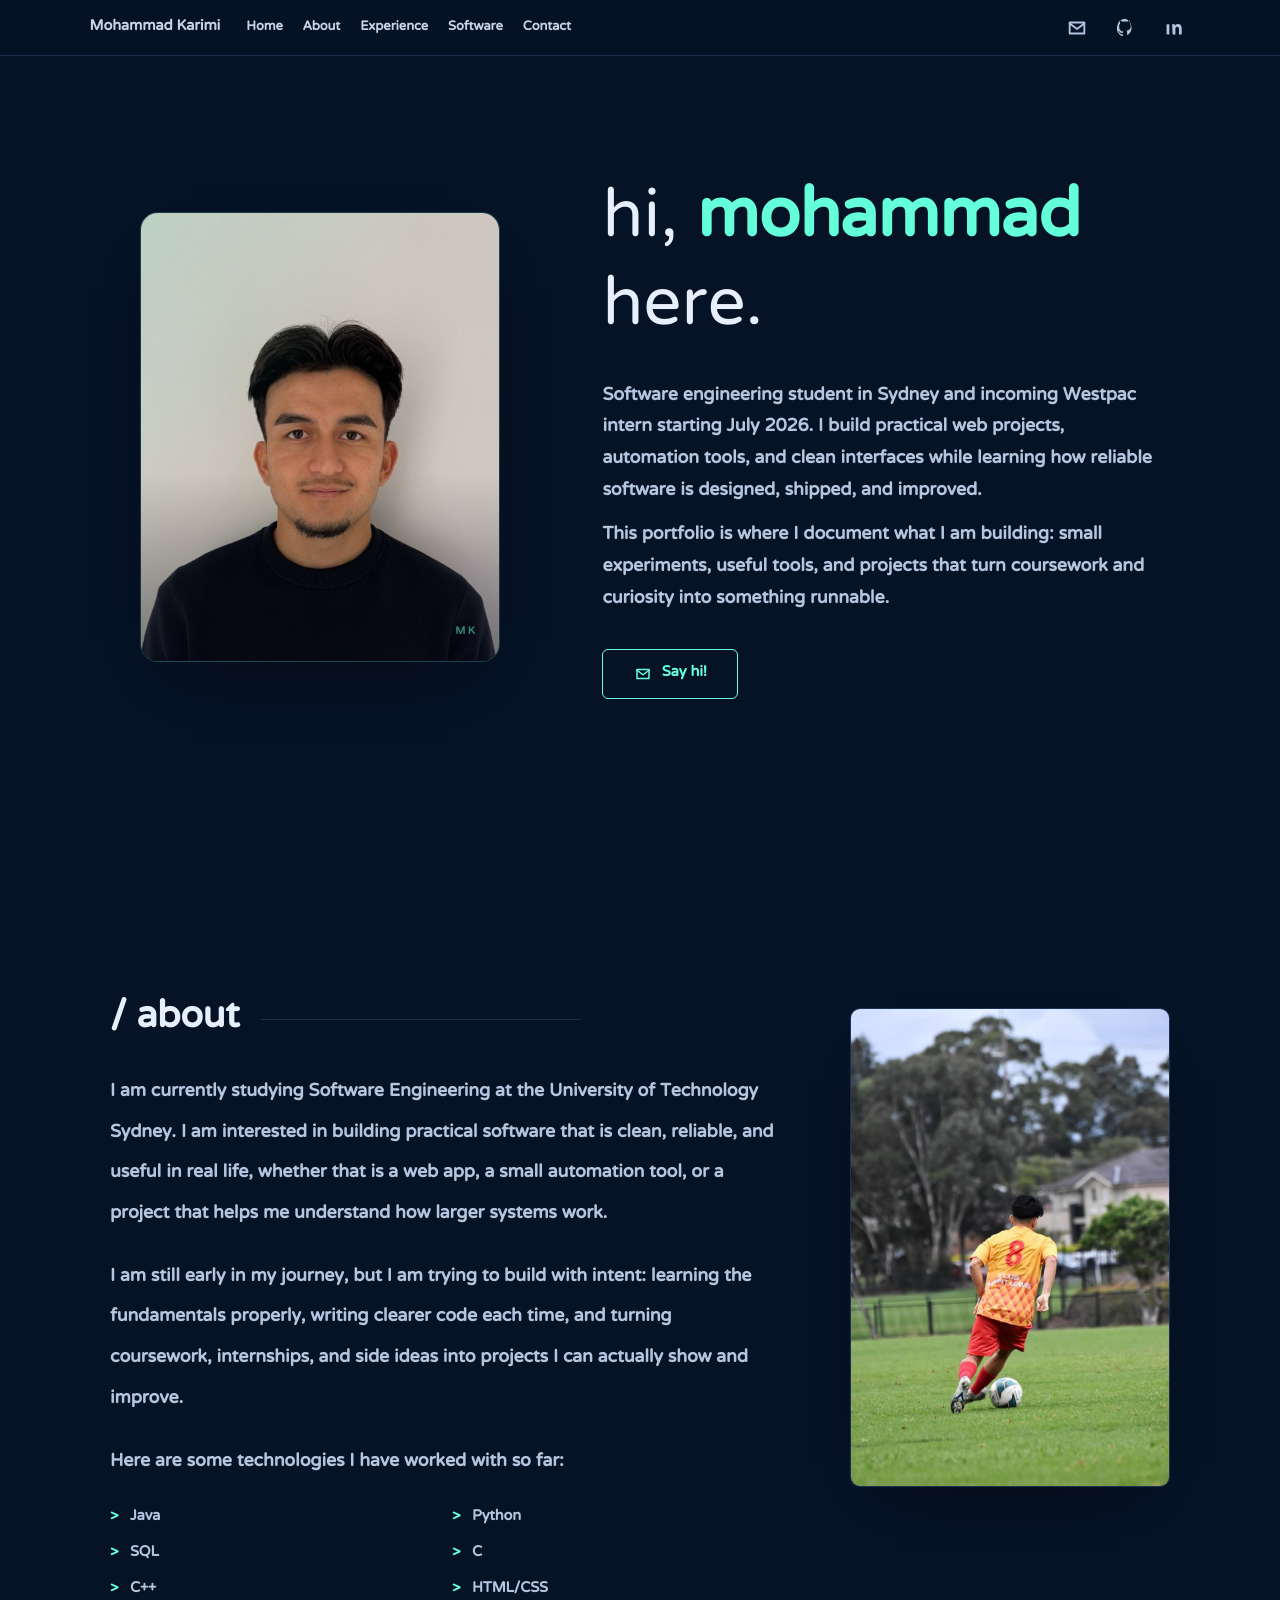
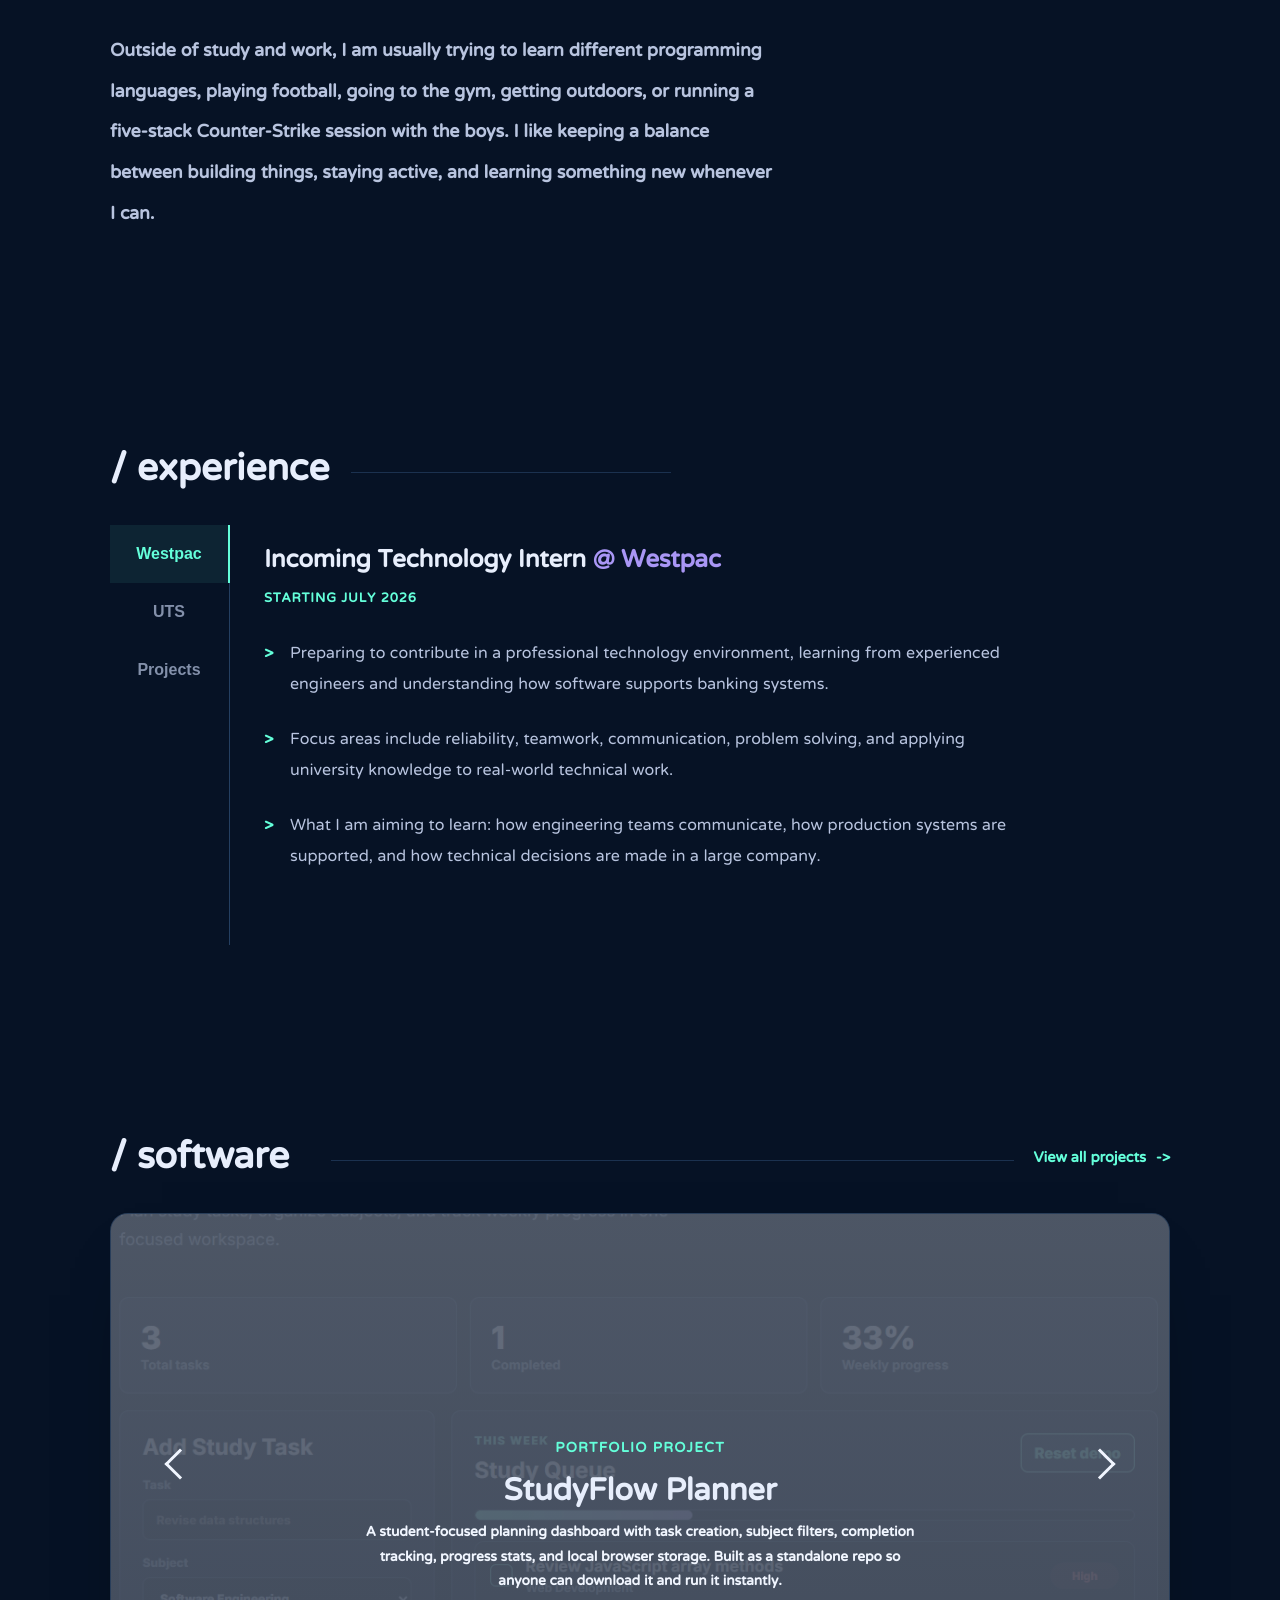
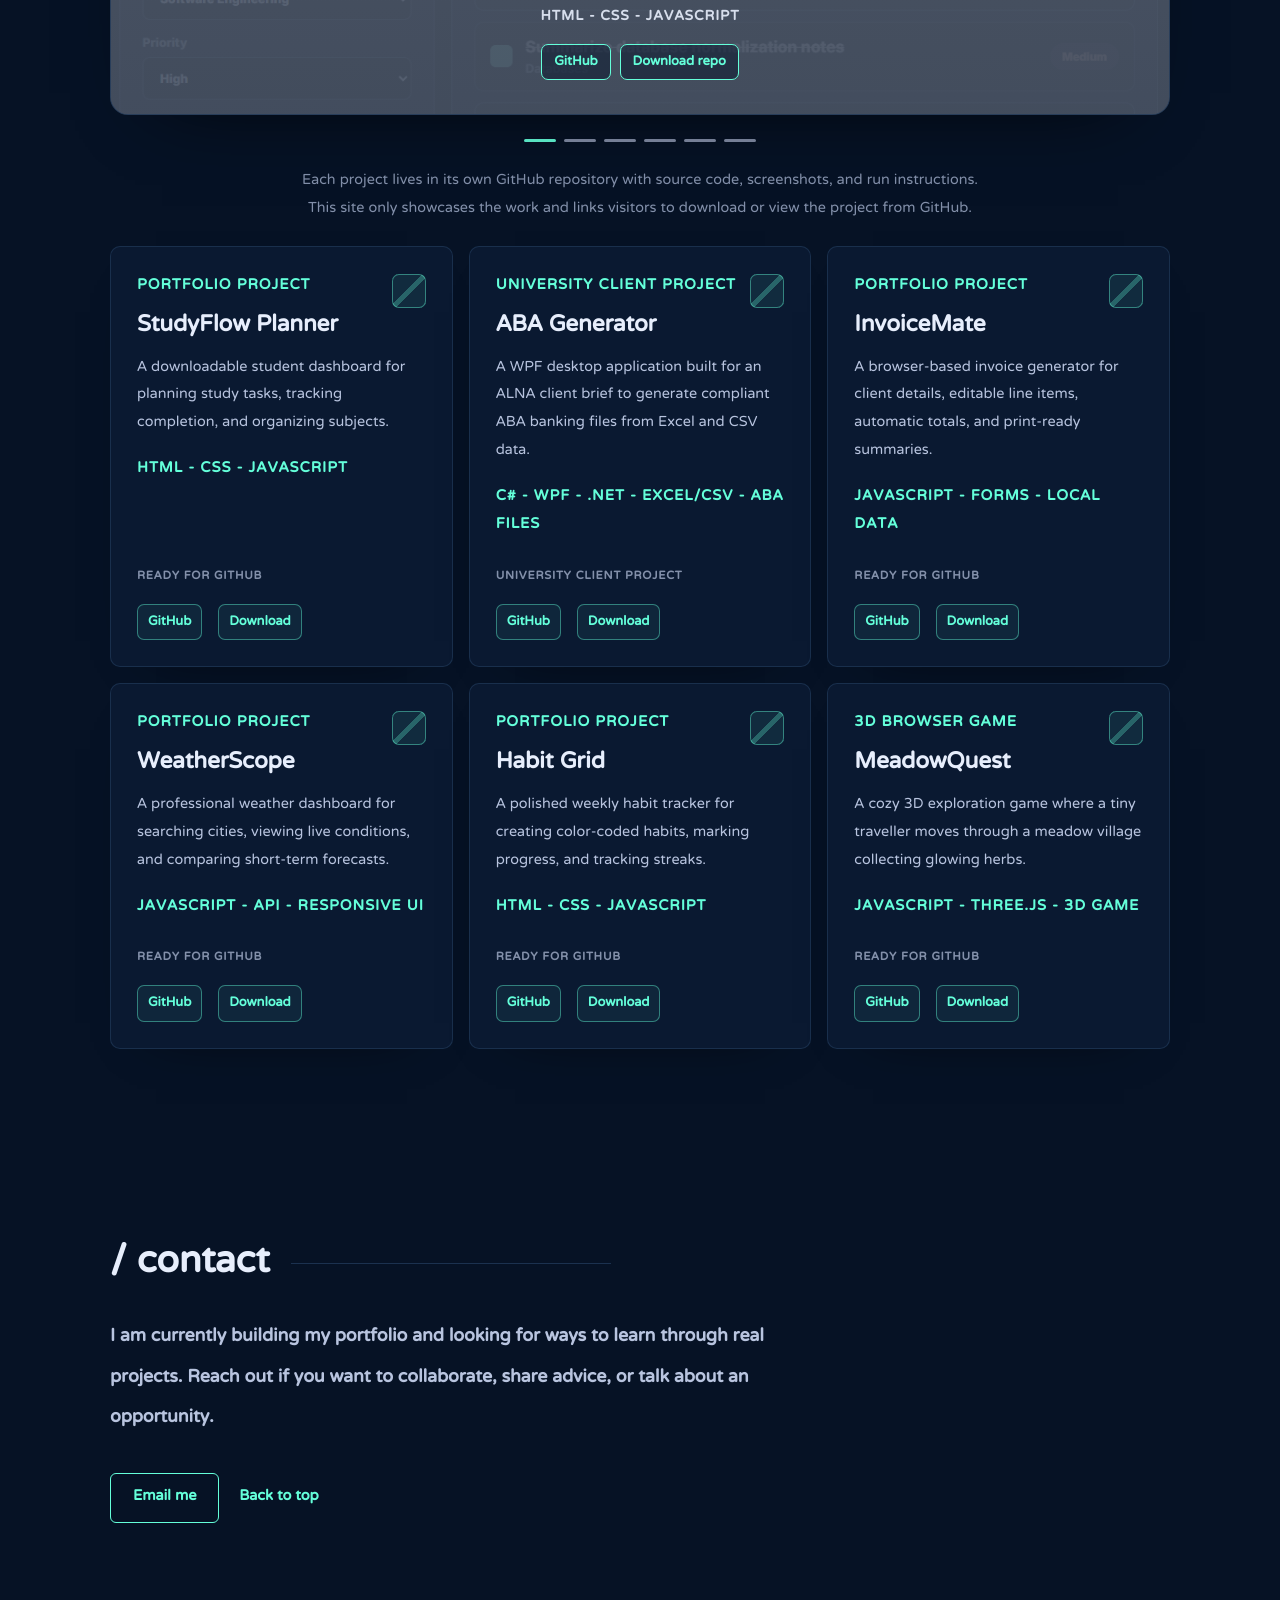
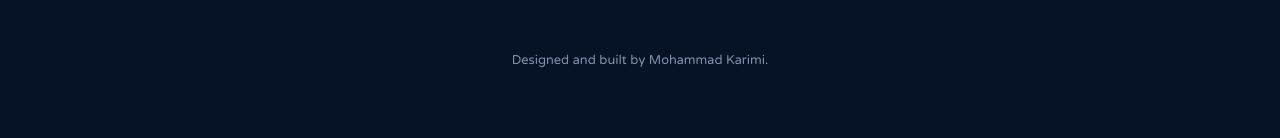
<file: index.html>
<!doctype html>
<html lang="en">
  <head>
    <meta charset="UTF-8" />
    <meta name="viewport" content="width=device-width, initial-scale=1.0" />
    <meta
      name="description"
      content="Mohammad Karimi is a software engineering student building websites, tools, and expressive digital projects."
    />
    <title>Mohammad Karimi | Software Portfolio</title>
    <link rel="preconnect" href="https://fonts.googleapis.com" />
    <link rel="preconnect" href="https://fonts.gstatic.com" crossorigin />
    <link
      href="https://fonts.googleapis.com/css2?family=NTR&display=swap"
      rel="stylesheet"
    />
    <link rel="stylesheet" href="styles.css?v=20260630-aba-photo" />
  </head>
  <body>
    <header class="site-header">
      <div class="nav-left">
        <a class="brand" href="./" data-refresh-home aria-label="Refresh Mohammad Karimi home">Mohammad Karimi</a>
        <button class="nav-toggle" type="button" aria-expanded="false" aria-controls="site-nav">
          <span></span>
          <span></span>
          <span></span>
        </button>
        <nav class="site-nav" id="site-nav" aria-label="Main navigation">
          <a href="#intro">Home</a>
          <a href="#about">About</a>
          <a href="#experience">Experience</a>
          <a href="#projects">Software</a>
          <a href="#contact">Contact</a>
        </nav>
      </div>

      <div class="social-nav" aria-label="Social links">
        <a
          href="mailto:mo.karimiii@icloud.com?subject=Portfolio%20Website%20Contact"
          aria-label="Email Mohammad"
        >
          <svg viewBox="0 0 24 24" aria-hidden="true">
            <path d="M4 6h16v12H4z"></path>
            <path d="m4 7 8 6 8-6"></path>
          </svg>
        </a>
        <a href="https://github.com/MoeyKarimi" target="_blank" rel="noreferrer" aria-label="GitHub profile">
          <svg viewBox="0 0 24 24" aria-hidden="true">
            <path d="M12 2a10 10 0 0 0-3 19c.5.1.7-.2.7-.5v-1.8c-2.9.6-3.5-1.2-3.5-1.2-.5-1.1-1.1-1.4-1.1-1.4-.9-.6.1-.6.1-.6 1 0 1.6 1 1.6 1 .9 1.5 2.3 1.1 2.9.8.1-.7.4-1.1.7-1.4-2.3-.3-4.7-1.2-4.7-5A3.9 3.9 0 0 1 6.7 7c-.1-.3-.5-1.4.1-2.9 0 0 .9-.3 2.9 1.1A9.8 9.8 0 0 1 12 4.9c.8 0 1.6.1 2.3.3 2-1.4 2.9-1.1 2.9-1.1.6 1.5.2 2.6.1 2.9a3.9 3.9 0 0 1 1 2.7c0 3.9-2.4 4.7-4.7 5 .4.3.7.9.7 1.8v2.7c0 .3.2.6.7.5A10 10 0 0 0 12 2z"></path>
          </svg>
        </a>
        <a href="https://www.linkedin.com/in/mohammadkarimii" target="_blank" rel="noreferrer" aria-label="LinkedIn profile">
          <svg viewBox="0 0 24 24" aria-hidden="true">
            <path d="M5 8h3v11H5z"></path>
            <path d="M6.5 5.5h0"></path>
            <path d="M11 8h3v1.7c.5-1 1.6-2 3.4-2 2.5 0 4.1 1.6 4.1 5V19h-3v-5.8c0-1.5-.5-2.5-1.9-2.5-1 0-1.6.7-1.9 1.4-.1.3-.1.7-.1 1V19h-3z"></path>
          </svg>
        </a>
      </div>
    </header>

    <aside class="side-nav" aria-label="Section navigation">
      <a href="#intro"><span>/</span>home</a>
      <a href="#about"><span>/</span>about</a>
      <a href="#experience"><span>/</span>experience</a>
      <a href="#projects"><span>/</span>projects</a>
      <a href="#contact"><span>/</span>contact</a>
    </aside>

    <main id="content">
      <section class="intro section" id="intro">
        <div class="intro-grid fade-in">
          <div class="dot-portrait">
            <img src="assets/about-photo.jpg" alt="Mohammad Karimi portrait" />
            <span></span>
          </div>

          <div class="intro-copy-block">
            <h1>hi, <span>mohammad</span> here.</h1>
            <p class="intro-copy">
              Software engineering student in Sydney and incoming Westpac intern starting July 2026.
              I build practical web projects, automation tools, and clean interfaces while
              learning how reliable software is designed, shipped, and improved.
            </p>
            <p class="intro-copy">
              This portfolio is where I document what I am building: small experiments, useful
              tools, and projects that turn coursework and curiosity into something runnable.
            </p>
            <div class="intro-actions">
              <a
                class="button say-hi-button"
                href="mailto:mo.karimiii@icloud.com?subject=Portfolio%20Website%20Contact"
              >
                <svg viewBox="0 0 24 24" aria-hidden="true">
                  <path d="M4 6h16v12H4z"></path>
                  <path d="m4 7 8 6 8-6"></path>
                </svg>
                Say hi!
              </a>
            </div>
          </div>
        </div>
      </section>

      <section class="section split fade-in" id="about">
        <div>
          <div class="section-header">
            <h2>/ about</h2>
          </div>
          <p>
            I am currently studying Software Engineering at the University of Technology Sydney.
            I am interested in building practical software that is clean, reliable, and useful in
            real life, whether that is a web app, a small automation tool, or a project that helps
            me understand how larger systems work.
          </p>
          <p>
            I am still early in my journey, but I am trying to build with intent: learning the
            fundamentals properly, writing clearer code each time, and turning coursework,
            internships, and side ideas into projects I can actually show and improve.
          </p>
          <p>Here are some technologies I have worked with so far:</p>
          <ul class="skill-list">
            <li>Java</li>
            <li>Python</li>
            <li>SQL</li>
            <li>C</li>
            <li>C++</li>
            <li>HTML/CSS</li>
          </ul>
          <p class="free-time">
            Outside of study and work, I am usually trying to learn different programming
            languages, playing football, going to the gym, getting outdoors, or running a
            five-stack Counter-Strike session with the boys. I like keeping a balance between
            building things, staying active, and learning something new whenever I can.
          </p>
        </div>
        <figure class="portrait-card">
          <img src="assets/about-football.jpg" alt="Mohammad Karimi playing football" />
        </figure>
      </section>

      <section class="section fade-in" id="experience">
        <div class="section-header">
          <h2>/ experience</h2>
        </div>
        <div class="experience-layout">
          <div class="experience-tabs" aria-label="Experience categories" role="tablist">
            <button
              class="is-active"
              type="button"
              role="tab"
              aria-selected="true"
              aria-controls="experience-westpac"
              data-experience="westpac"
            >
              Westpac
            </button>
            <button
              type="button"
              role="tab"
              aria-selected="false"
              aria-controls="experience-uts"
              data-experience="uts"
            >
              UTS
            </button>
            <button
              type="button"
              role="tab"
              aria-selected="false"
              aria-controls="experience-projects"
              data-experience="projects"
            >
              Projects
            </button>
          </div>

          <div class="experience-detail">
            <article
              class="experience-panel is-active"
              id="experience-westpac"
              role="tabpanel"
              data-experience-panel="westpac"
            >
              <h3>Incoming Technology Intern <span>@ Westpac</span></h3>
              <p class="time">Starting July 2026</p>
              <ul class="experience-list">
                <li>
                  Preparing to contribute in a professional technology environment, learning from
                  experienced engineers and understanding how software supports banking systems.
                </li>
                <li>
                  Focus areas include reliability, teamwork, communication, problem solving, and
                  applying university knowledge to real-world technical work.
                </li>
                <li>
                  What I am aiming to learn: how engineering teams communicate, how production
                  systems are supported, and how technical decisions are made in a large company.
                </li>
              </ul>
            </article>

            <article
              class="experience-panel"
              id="experience-uts"
              role="tabpanel"
              data-experience-panel="uts"
              hidden
            >
              <h3>Software Engineering Student <span>@ University of Technology Sydney</span></h3>
              <p class="time">Current</p>
              <ul class="experience-list">
                <li>
                  Studying programming fundamentals, software design, databases, systems thinking,
                  and engineering practices through university coursework.
                </li>
                <li>
                  Building confidence across Java, Python, SQL, C, and C++ while learning how to
                  approach larger problems with structure and patience.
                </li>
                <li>
                  What I have learnt so far: debugging carefully, breaking problems into smaller
                  parts, reading documentation, and writing code that another person can follow.
                </li>
              </ul>
            </article>

            <article
              class="experience-panel"
              id="experience-projects"
              role="tabpanel"
              data-experience-panel="projects"
              hidden
            >
              <h3>Personal Software Projects <span>@ GitHub</span></h3>
              <p class="time">Ongoing</p>
              <ul class="experience-list">
                <li>
                  Building small portfolio projects such as StudyFlow Planner, WeatherScope,
                  InvoiceMate, and Command Notes to practise frontend development and project
                  documentation.
                </li>
                <li>
                  Turning each project into a standalone GitHub repository with source code, run
                  instructions, and clear notes so others can download and explore the work.
                </li>
                <li>
                  What I am practising: planning features, designing simple interfaces, writing
                  useful README files, and finishing projects instead of only starting them.
                </li>
              </ul>
            </article>
          </div>
        </div>
      </section>

      <section class="section fade-in" id="projects">
        <div class="section-header section-header-row">
          <h2>/ software</h2>
          <a
            class="explore-link"
            href="https://github.com/MoeyKarimi"
            target="_blank"
            rel="noreferrer"
          >
            View all projects
          </a>
        </div>

        <div class="spotlight" aria-label="Featured project carousel">
          <button class="spotlight-arrow spotlight-arrow-left" type="button" aria-label="Previous project">
            <span></span>
          </button>
          <div class="spotlight-stage" id="spotlight-stage"></div>
          <button class="spotlight-arrow spotlight-arrow-right" type="button" aria-label="Next project">
            <span></span>
          </button>
        </div>

        <div class="spotlight-dots" id="spotlight-dots" aria-label="Featured project controls"></div>

        <div class="project-section-note">
          <p>
            Each project lives in its own GitHub repository with source code, screenshots, and run
            instructions. This site only showcases the work and links visitors to download or view
            the project from GitHub.
          </p>
        </div>

        <div class="projects-grid" id="project-grid"></div>
      </section>

      <section class="section contact fade-in" id="contact">
        <div class="section-header">
          <h2>/ contact</h2>
        </div>
        <p class="contact-lead">
          I am currently building my portfolio and looking for ways to learn through real projects.
          Reach out if you want to collaborate, share advice, or talk about an opportunity.
        </p>
        <div class="contact-actions">
          <a
            class="button"
            href="mailto:mo.karimiii@icloud.com?subject=Portfolio%20Website%20Contact"
          >
            Email me
          </a>
          <a class="text-link" href="#intro">Back to top</a>
        </div>
      </section>
    </main>

    <footer class="site-footer">
      <p>Designed and built by Mohammad Karimi.</p>
    </footer>

    <script src="script.js?v=20260630-project-previews"></script>
  </body>
</html>
</file>
<file: styles.css>
:root {
  --ink: #030914;
  --navy: #061225;
  --panel: #0b1a32;
  --panel-2: #10243f;
  --line: #1d3554;
  --muted: #8390aa;
  --text: #b8c4df;
  --strong: #e7eefc;
  --mint: #64ffda;
  --mint-soft: rgba(100, 255, 218, 0.12);
  --coral: #f6a98f;
  --violet: #a996f5;
  --shadow: rgba(2, 12, 27, 0.74);
}

* {
  box-sizing: border-box;
}

html {
  scroll-behavior: smooth;
}

body {
  margin: 0;
  background:
    radial-gradient(circle at 50% -20%, rgba(100, 255, 218, 0.04), transparent 34rem),
    var(--navy);
  color: var(--text);
  font-family: "NTR", system-ui, sans-serif;
  font-size: 22px;
  line-height: 1.55;
  text-rendering: geometricPrecision;
  -webkit-font-smoothing: antialiased;
}

body.nav-open {
  overflow: hidden;
}

a {
  color: var(--mint);
  text-decoration: none;
  transition: color 180ms ease, transform 180ms ease, border-color 180ms ease,
    background 180ms ease;
}

a:hover {
  color: var(--strong);
}

img {
  display: block;
  max-width: 100%;
}

h1,
h2,
h3,
p {
  margin-top: 0;
}

.site-header {
  position: fixed;
  z-index: 20;
  top: 0;
  left: 0;
  right: 0;
  display: flex;
  align-items: center;
  justify-content: space-between;
  min-height: 56px;
  padding: 0 clamp(20px, 7vw, 150px);
  background: rgba(6, 18, 37, 0.92);
  border-bottom: 1px solid rgba(29, 53, 84, 0.8);
  backdrop-filter: blur(16px);
}

.nav-left {
  display: flex;
  align-items: center;
  gap: 26px;
}

.brand {
  display: inline-flex;
  align-items: center;
  color: var(--strong);
  font-size: 18px;
  font-weight: 800;
}

.site-nav {
  display: flex;
  align-items: center;
  gap: 20px;
  font-size: 16px;
  font-weight: 700;
}

.site-nav a,
.brand {
  color: #c8d2ea;
}

.site-nav a:hover,
.brand:hover {
  color: var(--mint);
}

.site-nav span,
.side-nav span {
  color: var(--mint);
}

.social-nav {
  display: flex;
  align-items: center;
  gap: 14px;
}

.social-nav a {
  display: inline-flex;
  align-items: center;
  justify-content: center;
  width: 34px;
  height: 34px;
  color: var(--text);
}

.social-nav svg {
  width: 22px;
  height: 22px;
  fill: none;
  stroke: currentColor;
  stroke-width: 2;
  stroke-linecap: round;
  stroke-linejoin: round;
}

.say-hi-button svg {
  width: 18px;
  height: 18px;
  fill: none;
  stroke: currentColor;
  stroke-width: 2;
  stroke-linecap: round;
  stroke-linejoin: round;
}

.social-nav a:nth-child(2) svg,
.social-nav a:nth-child(3) svg {
  fill: currentColor;
  stroke: none;
}

.social-nav a:hover {
  color: var(--mint);
  transform: translateY(-1px);
}

.nav-toggle {
  display: none;
  width: 42px;
  height: 42px;
  border: 1px solid var(--line);
  border-radius: 8px;
  background: transparent;
  padding: 9px;
}

.nav-toggle span {
  display: block;
  height: 2px;
  margin: 5px 0;
  background: var(--mint);
}

.side-nav {
  display: none;
}

#content {
  width: min(1060px, calc(100% - 48px));
  margin: 0 auto;
}

.section {
  padding: 96px 0;
  scroll-margin-top: 100px;
}

.intro {
  min-height: 100vh;
  display: flex;
  align-items: center;
  justify-content: center;
  padding-top: 70px;
}

.intro-grid {
  display: grid;
  grid-template-columns: minmax(260px, 390px) minmax(320px, 560px);
  gap: clamp(56px, 8vw, 120px);
  align-items: center;
  width: 100%;
  min-height: 620px;
}

.eyebrow {
  margin: 0 0 12px;
  color: var(--mint);
  font-size: 16px;
  font-weight: 800;
  letter-spacing: 0.08em;
  text-transform: uppercase;
}

h1 {
  margin-bottom: 28px;
  color: var(--strong);
  font-family: "NTR", system-ui, sans-serif;
  font-size: clamp(56px, 7vw, 84px);
  font-weight: 400;
  line-height: 1.05;
  letter-spacing: 0;
}

h1 span {
  color: var(--mint);
  font-weight: 800;
}

.intro-copy {
  max-width: 560px;
  color: var(--text);
  margin-bottom: 12px;
  font-size: 22px;
  font-weight: 700;
  line-height: 1.45;
}

.intro-actions,
.contact-actions {
  display: flex;
  align-items: center;
  flex-wrap: wrap;
  gap: 20px;
  margin-top: 34px;
}

.button {
  display: inline-flex;
  align-items: center;
  justify-content: center;
  min-height: 50px;
  border: 1px solid var(--mint);
  border-radius: 6px;
  padding: 8px 22px;
  color: var(--mint);
  font-size: 18px;
  font-weight: 800;
}

.say-hi-button {
  gap: 10px;
  min-width: 136px;
}

.button:hover {
  background: var(--mint-soft);
  transform: translateY(-2px);
}

.text-link {
  font-size: 18px;
  font-weight: 700;
}

.dot-portrait {
  position: relative;
  width: min(100%, 360px);
  aspect-ratio: 4 / 5;
  justify-self: end;
  overflow: hidden;
  border: 1px solid rgba(100, 255, 218, 0.16);
  border-radius: 18px;
  background:
    linear-gradient(145deg, rgba(100, 255, 218, 0.06), transparent 40%),
    linear-gradient(180deg, #0b1a32, #061225);
  box-shadow: 0 26px 70px -50px #000;
}

.dot-portrait img {
  width: 100%;
  height: 100%;
  object-fit: cover;
  object-position: center 18%;
  opacity: 0.92;
}

.dot-portrait span {
  position: absolute;
  inset: 0;
  background:
    linear-gradient(135deg, rgba(100, 255, 218, 0.16), transparent 42%),
    linear-gradient(180deg, transparent 58%, rgba(3, 9, 20, 0.42));
  pointer-events: none;
}

.dot-portrait::after {
  content: "MK";
  position: absolute;
  right: 22px;
  bottom: 18px;
  color: rgba(100, 255, 218, 0.5);
  font-size: 13px;
  font-weight: 800;
  letter-spacing: 0.18em;
}

.section-header {
  display: flex;
  align-items: center;
  margin-bottom: 30px;
}

.section-header::after {
  content: "";
  width: min(320px, 40vw);
  height: 1px;
  margin-left: 22px;
  background: rgba(29, 53, 84, 0.9);
}

.section-header h2 {
  margin: 0;
  color: var(--strong);
  font-size: 46px;
  line-height: 1;
  letter-spacing: 0;
}

.section-header-row {
  justify-content: space-between;
  gap: 20px;
}

.section-header-row::after {
  flex: 1;
  order: 1;
}

.section-header-row .text-link,
.section-header-row .explore-link {
  order: 2;
}

.explore-link {
  display: inline-flex;
  align-items: center;
  gap: 10px;
  color: var(--mint);
  font-size: 18px;
  font-weight: 800;
  white-space: nowrap;
}

.explore-link::after {
  content: "->";
  font-size: 18px;
}

.split {
  display: grid;
  grid-template-columns: minmax(0, 1fr) 320px;
  gap: 76px;
  align-items: start;
}

.split p,
.contact-lead {
  color: var(--text);
  font-size: 22px;
  font-weight: 600;
  line-height: 1.85;
}

.skill-list {
  display: grid;
  grid-template-columns: repeat(2, minmax(130px, 1fr));
  gap: 8px 20px;
  padding: 0;
  margin: 18px 0 28px;
  list-style: none;
}

.skill-list li {
  position: relative;
  padding-left: 20px;
  color: var(--text);
  font-size: 18px;
  font-weight: 600;
}

.skill-list li::before {
  content: ">";
  position: absolute;
  left: 0;
  color: var(--mint);
}

.free-time {
  margin-top: 8px;
}

.portrait-card {
  margin: 12px 0 0;
  border: 1px solid rgba(29, 53, 84, 0.9);
  border-radius: 10px;
  overflow: hidden;
  background: var(--panel);
  box-shadow: 0 24px 60px -48px #000;
  transition: transform 200ms ease, border-color 200ms ease;
}

.portrait-card img {
  width: 100%;
  height: auto;
}

.portrait-card figcaption {
  margin: 0;
  border-top: 1px solid rgba(29, 53, 84, 0.9);
  padding: 10px 12px;
  color: var(--muted);
  background: rgba(11, 26, 50, 0.96);
  font-size: 14px;
  font-weight: 700;
}

.portrait-card:hover {
  border-color: var(--mint);
  transform: translateY(-6px);
}

.project-card {
  background: rgba(11, 26, 50, 0.94);
  border: 1px solid rgba(29, 53, 84, 0.82);
  border-radius: 10px;
  padding: 26px;
  box-shadow: 0 20px 54px -46px #000;
  transition: transform 200ms ease, background 200ms ease, border-color 200ms ease;
}

.project-card:hover {
  border-color: rgba(100, 255, 218, 0.42);
  background: var(--panel-2);
  transform: translateY(-4px);
}

.time,
.tech {
  margin-bottom: 8px;
  color: var(--mint);
  font-size: 16px;
  font-weight: 800;
  letter-spacing: 0.06em;
  text-transform: uppercase;
}

.project-card h3 {
  margin-bottom: 12px;
  color: var(--strong);
  font-size: 28px;
  line-height: 1.2;
}

.experience-layout {
  display: grid;
  grid-template-columns: 120px minmax(0, 1fr);
  gap: 34px;
  max-width: 900px;
}

.experience-tabs {
  display: grid;
  align-content: start;
  min-height: 420px;
  border-right: 1px solid rgba(40, 68, 103, 0.92);
  border-radius: 0;
  background: transparent;
  padding: 0;
}

.experience-tabs button {
  display: block;
  width: calc(100% + 1px);
  min-height: 58px;
  border-right: 2px solid transparent;
  border-top: 0;
  border-bottom: 0;
  border-left: 0;
  margin-right: -1px;
  padding: 0 18px;
  background: transparent;
  color: var(--muted);
  cursor: pointer;
  font-size: 16px;
  font-weight: 800;
  text-align: center;
  transition: color 180ms ease, background 180ms ease, border-color 180ms ease;
}

.experience-tabs button:hover {
  color: var(--mint);
  background: rgba(100, 255, 218, 0.055);
}

.experience-tabs button.is-active {
  border-color: var(--mint);
  color: var(--mint);
  background: rgba(100, 255, 218, 0.075);
}

.experience-panel {
  padding: 18px 0 8px;
}

.experience-panel[hidden] {
  display: none;
}

.experience-detail h3 {
  margin-bottom: 6px;
  color: var(--strong);
  font-size: 30px;
  line-height: 1.25;
}

.experience-detail h3 span {
  color: var(--violet);
}

.experience-list {
  display: grid;
  gap: 24px;
  padding: 0;
  margin: 28px 0 0;
  list-style: none;
}

.experience-list li {
  position: relative;
  padding-left: 26px;
  color: var(--text);
  font-size: 20px;
  line-height: 1.55;
}

.experience-list li::before {
  content: ">";
  position: absolute;
  left: 0;
  color: var(--mint);
  font-weight: 800;
}

.spotlight {
  position: relative;
  margin: 18px 0 24px;
}

.spotlight-stage {
  min-height: 500px;
}

.spotlight-card {
  position: relative;
  min-height: 500px;
  overflow: hidden;
  border: 1px solid rgba(29, 53, 84, 0.8);
  border-radius: 18px;
  background: #596273;
  box-shadow: 0 30px 76px -52px #000;
}

.spotlight-card img {
  width: 100%;
  height: 500px;
  object-fit: cover;
  opacity: 0.3;
  filter: grayscale(0.35);
}

.spotlight-overlay {
  position: absolute;
  inset: 0;
  background:
    linear-gradient(to bottom, rgba(10, 25, 47, 0.02), rgba(10, 25, 47, 0.18)),
    rgba(86, 96, 112, 0.64);
}

.spotlight-content {
  position: absolute;
  left: 50%;
  bottom: 34px;
  width: min(560px, calc(100% - 72px));
  transform: translateX(-50%);
  color: #f1f6ff;
  text-align: center;
}

.spotlight-content h3 {
  margin-bottom: 8px;
  color: var(--strong);
  font-size: 38px;
  line-height: 1.08;
}

.spotlight-content .eyebrow {
  color: var(--mint);
}

.spotlight-content p {
  margin-bottom: 10px;
  color: #f1f6ff;
  font-size: 17px;
  font-weight: 700;
  line-height: 1.45;
}

.spotlight-content .tech {
  color: var(--strong);
  opacity: 0.9;
}

.spotlight-actions {
  display: flex;
  justify-content: center;
  flex-wrap: wrap;
  gap: 9px;
  margin-top: 14px;
}

.spotlight-actions a {
  display: inline-flex;
  align-items: center;
  min-height: 34px;
  border: 1px solid var(--mint);
  border-radius: 7px;
  padding: 5px 12px;
  background: rgba(10, 25, 47, 0.54);
  color: var(--mint);
  font-size: 16px;
  font-weight: 800;
}

.spotlight-actions a:hover {
  background: rgba(100, 255, 218, 0.14);
  color: var(--strong);
}

.spotlight-arrow {
  position: absolute;
  z-index: 2;
  top: 50%;
  display: grid;
  place-items: center;
  width: 52px;
  height: 70px;
  border: 0;
  background: transparent;
  transform: translateY(-50%);
}

.spotlight-arrow span {
  width: 22px;
  height: 22px;
  border-top: 3px solid #f1f6ff;
  border-right: 3px solid #f1f6ff;
}

.spotlight-arrow-left {
  left: 44px;
}

.spotlight-arrow-left span {
  transform: rotate(-135deg);
}

.spotlight-arrow-right {
  right: 44px;
}

.spotlight-arrow-right span {
  transform: rotate(45deg);
}

.spotlight-dots {
  display: flex;
  justify-content: center;
  gap: 8px;
  margin: 0 0 26px;
}

.spotlight-dots button {
  width: 32px;
  height: 3px;
  border: 0;
  border-radius: 999px;
  background: rgba(203, 215, 244, 0.64);
  cursor: pointer;
}

.spotlight-dots button.is-active {
  background: var(--mint);
}

.project-section-note {
  max-width: 680px;
  margin: 0 auto 22px;
  text-align: center;
}

.project-section-note p {
  color: var(--muted);
  font-size: 18px;
}

.projects-grid {
  display: grid;
  grid-template-columns: repeat(3, minmax(0, 1fr));
  gap: 16px;
}

.project-card {
  display: flex;
  flex-direction: column;
  min-height: 300px;
}

.project-meta {
  display: flex;
  align-items: center;
  justify-content: space-between;
  gap: 12px;
}

.project-icon {
  width: 34px;
  height: 34px;
  border: 1px solid rgba(100, 255, 218, 0.42);
  border-radius: 7px;
  background:
    linear-gradient(135deg, transparent 45%, rgba(100, 255, 218, 0.28) 45% 55%, transparent 55%),
    rgba(100, 255, 218, 0.08);
}

.project-card p {
  font-size: 18px;
  line-height: 1.55;
}

.project-card .links {
  display: flex;
  align-items: center;
  flex-wrap: wrap;
  gap: 16px;
  margin-top: auto;
  padding-top: 18px;
  font-size: 16px;
  font-weight: 800;
}

.project-card .links span {
  width: 100%;
  color: var(--muted);
  font-size: 14px;
  letter-spacing: 0.06em;
  text-transform: uppercase;
}

.project-card .links a {
  display: inline-flex;
  align-items: center;
  min-height: 32px;
  border: 1px solid rgba(100, 255, 218, 0.42);
  border-radius: 7px;
  padding: 5px 10px;
  background: rgba(100, 255, 218, 0.06);
}

.contact {
  max-width: 720px;
}

.site-footer {
  padding: 30px 24px 48px;
  color: var(--muted);
  text-align: center;
  font-size: 16px;
}

.fade-in {
  opacity: 0;
  transform: translateY(18px);
  transition: opacity 650ms ease, transform 650ms ease;
}

.fade-in.is-visible {
  opacity: 1;
  transform: translateY(0);
}

@media (max-width: 1040px) {
  .side-nav {
    display: none;
  }

  .projects-grid {
    grid-template-columns: repeat(2, minmax(0, 1fr));
  }
}

@media (max-width: 820px) {
  body {
    font-size: 17px;
  }

  .site-header {
    padding: 0 18px;
  }

  .nav-left {
    gap: 14px;
  }

  .brand {
    font-size: 13px;
  }

  .nav-toggle {
    display: block;
    order: -1;
  }

  .site-nav {
    position: fixed;
    top: 56px;
    left: 0;
    right: 0;
    display: none;
    padding: 22px;
    background: rgba(10, 25, 47, 0.98);
    border-bottom: 1px solid var(--line);
  }

  .site-nav.is-open {
    display: grid;
    gap: 16px;
  }

  .social-nav {
    gap: 8px;
  }

  .social-nav a {
    width: 30px;
    height: 30px;
  }

  .social-nav svg {
    width: 20px;
    height: 20px;
  }

  #content {
    width: min(100% - 32px, 1080px);
  }

  .section {
    padding: 70px 0;
  }

  .intro {
    min-height: auto;
    padding-top: 110px;
  }

  .intro-grid,
  .split,
  .projects-grid {
    grid-template-columns: 1fr;
  }

  .intro-grid {
    gap: 34px;
    min-height: auto;
  }

  .dot-portrait {
    width: min(100%, 260px);
    justify-self: center;
    order: 1;
  }

  .intro-copy-block {
    order: 2;
  }

  .spotlight-stage,
  .spotlight-card,
  .spotlight-card img {
    min-height: 430px;
    height: 430px;
  }

  .spotlight-arrow-left {
    left: 10px;
  }

  .spotlight-arrow-right {
    right: 10px;
  }

  .spotlight-content {
    bottom: 26px;
    width: min(100% - 48px, 560px);
  }

  .spotlight-content h3 {
    font-size: 28px;
  }

  .section-header::after {
    display: none;
  }

  .section-header h2 {
    font-size: 30px;
  }

  .portrait-card {
    max-width: 260px;
  }

  .experience-layout {
    grid-template-columns: 1fr;
  }

  .experience-tabs {
    display: flex;
    min-height: 0;
    border-right: 0;
    border-bottom: 1px solid var(--line);
    border-radius: 0;
    background: transparent;
    padding: 0;
    overflow-x: auto;
  }

  .experience-tabs button {
    width: auto;
    min-height: 48px;
    border-right: 0;
    border-bottom: 2px solid transparent;
    margin-right: 0;
    margin-bottom: -1px;
    padding: 12px 18px;
    white-space: nowrap;
  }

  .experience-tabs button.is-active {
    border-color: var(--mint);
  }
}

@media (max-width: 480px) {
  h1 {
    font-size: 46px;
  }

  .intro-copy {
    font-size: 18px;
  }

  .skill-list {
    grid-template-columns: 1fr;
  }

  .experience-detail article,
  .project-card {
    padding: 22px;
  }
}

@media (prefers-reduced-motion: reduce) {
  html {
    scroll-behavior: auto;
  }

  *,
  *::before,
  *::after {
    transition: none !important;
  }

  .fade-in {
    opacity: 1;
    transform: none;
  }
}
</file>
